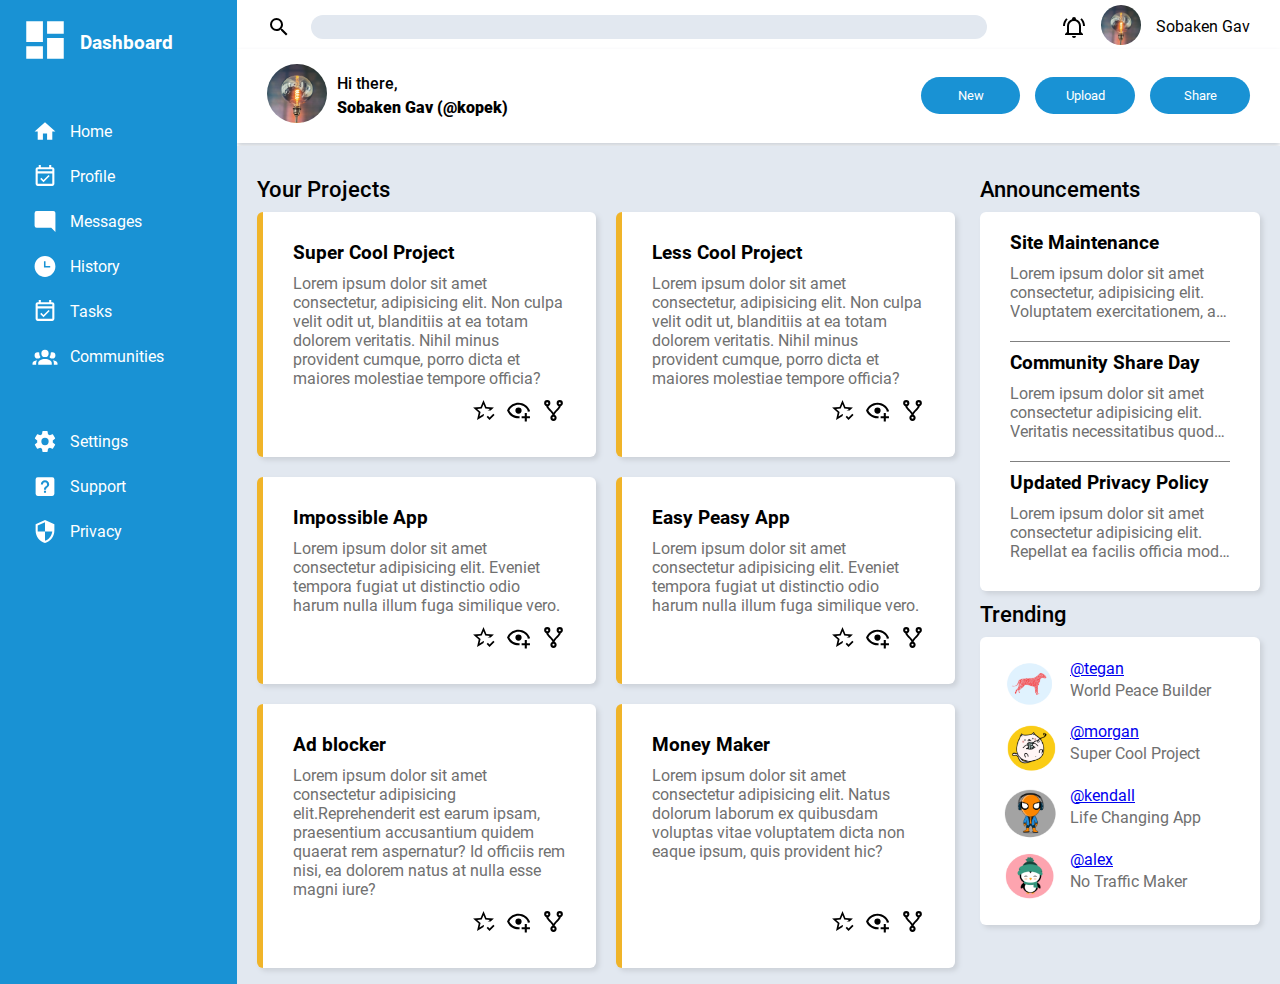
<file: index.html>
<!DOCTYPE html>
<html lang="en">
<head>
    <meta charset="UTF-8">
    <meta http-equiv="X-UA-Compatible" content="IE=edge">
    <meta name="viewport" content="width=device-width, initial-scale=1.0">
    <script src="js.js" defer></script>
    <link rel="stylesheet" href="./style.css">
    <link rel="stylesheet" href="./fonts/Roboto/fonts.css">
    <title>Admin Dashboard</title>
</head>
<body>
    <div class="container">
        <div class="header">
            <div class="nav-top">
                <form class="searchbar" action="" method="get">
                    <label for="search"> <img src="./images/magnify.svg" alt="search"></label>
                    <input type="search" name="search" id="search">
                </form>
                <div class="profile">
                    <div class="icon"><img src="./images/bell-ring-outline.svg" alt="ring"></div>
                    <div class="avatar"><img src="./images/avatar.png" alt="avatar"></div>
                    <div class="name">Sobaken Gav</div>
                </div>
            </div>
            <div class="greetings">
                <div class="greet">
                    <div class="avatar-2"><img src="./images/avatar.png" alt="avatar"></div>
                    <div class="name-2">
                        <p>Hi there,</p>
                        <p>Sobaken Gav (@kopek)</p>
                    </div>
                </div>
                <div class="buttons">
                    <button type="button" class="top-nav-btn">New</button>
                    <button type="button" class="top-nav-btn">Upload</button>
                    <button type="button" class="top-nav-btn">Share</button>
                </div>
            </div>
        </div>
        <div class="sidebar">
            <div class="logo">
                <div class="icon-logo"><img src="./images/view-dashboard.svg" alt="dashboard" class="filter-white"></div>
                <div class="name-logo">Dashboard</div>
            </div>
            <nav>
                <ul class="nav-links">
                    <li>
                        <a href="#"><img src="./images/home.svg" class="filter-white"><span>Home</span></a>
                    </li>
                    <li>
                        <a href="#"><img src="./images/calendar-check-outline.svg" class="filter-white"><span>Profile</span></a>
                    </li>
                    <li>
                        <a href="#"><img src="./images/message-reply.svg" class="filter-white"><span>Messages</span></a>
                    </li>
                    <li>
                        <a href="#"><img src="./images/clock-time-three.svg" class="filter-white"><span>History</span></a>
                    </li>
                    <li>
                        <a href="#"><img src="./images/calendar-check-outline.svg" class="filter-white"><span>Tasks</span></a>
                    </li>
                    <li>
                        <a href="#"><img src="./images/account-group.svg" class="filter-white"><span>Communities</span></a>
                    </li>
                </ul>
                <ul class="nav-settings">
                    <li>
                        <a href="#"><img src="./images/settings.svg" class="filter-white"><span>Settings</span></a>
                    </li>
                    <li>
                        <a href="#"><img src="./images/help-box.svg" class="filter-white"><span>Support</span></a>
                    </li>
                    <li>
                        <a href="#"><img src="./images/security.svg" class="filter-white"><span>Privacy</span></a>
                    </li>
                </ul>
            </nav>
        </div>
        <div class="main-content">
            <div class="content-block content-block1">
                <h2>Your Projects</h2>
                <div class="content-items">
                    <div class="content-item content-item-1">
                        <div>
                            <h3>Super Cool Project</h3>
                            <p>Lorem ipsum dolor sit amet consectetur, adipisicing elit. Non culpa velit odit ut, blanditiis at ea totam dolorem veritatis. Nihil minus provident cumque, porro dicta et maiores molestiae tempore officia?</p>
                        </div>
                        <div class="content-item-buttons">
                        <ul>
                            <li><img src="./images/star-check-outline.svg" alt="star"></li>
                            <li><img src="./images/eye-plus-outline.svg" alt="eye"></li>
                            <li><img src="./images/source-fork.svg" alt="fork"></li>
                        </ul>
                        </div>
                    </div>
                    <div class="content-item content-item-2">
                        <div>
                            <h3>Less Cool Project</h3>
                            <p>Lorem ipsum dolor sit amet consectetur, adipisicing elit. Non culpa velit odit ut, blanditiis at ea totam dolorem veritatis. Nihil minus provident cumque, porro dicta et maiores molestiae tempore officia?</p>
                        </div>
                        <div class="content-item-buttons">
                            <ul>
                                <li><img src="./images/star-check-outline.svg" alt="star"></li>
                                <li><img src="./images/eye-plus-outline.svg" alt="eye"></li>
                                <li><img src="./images/source-fork.svg" alt="fork"></li>
                            </ul>
                        </div>
                    </div>
                    <div class="content-item content-item-3">
                        <div>
                            <h3>Impossible App</h3>
                            <p>Lorem ipsum dolor sit amet consectetur adipisicing elit. Eveniet tempora fugiat ut distinctio odio harum nulla illum fuga similique vero.</p>
                        </div>
                        <div class="content-item-buttons">
                        <ul>
                            <li><img src="./images/star-check-outline.svg" alt="star"></li>
                            <li><img src="./images/eye-plus-outline.svg" alt="eye"></li>
                            <li><img src="./images/source-fork.svg" alt="fork"></li>
                        </ul>
                        </div>
                    </div>
                    <div class="content-item content-item-4">
                        <div>
                            <h3>Easy Peasy App</h3>
                            <p>Lorem ipsum dolor sit amet consectetur adipisicing elit. Eveniet tempora fugiat ut distinctio odio harum nulla illum fuga similique vero.</p>
                        </div>
                        <div class="content-item-buttons">
                            <ul>
                                <li><img src="./images/star-check-outline.svg" alt="star"></li>
                                <li><img src="./images/eye-plus-outline.svg" alt="eye"></li>
                                <li><img src="./images/source-fork.svg" alt="fork"></li>
                            </ul>
                        </div>
                    </div>
                    <div class="content-item content-item-5">
                        <div>
                            <h3>Ad blocker</h3>
                            <p>Lorem ipsum dolor sit amet consectetur adipisicing elit.Reprehenderit est earum ipsam, praesentium accusantium quidem quaerat rem aspernatur? Id officiis rem nisi, ea dolorem natus at nulla esse magni iure?</p>
                        </div>
                        <div class="content-item-buttons">
                            <ul>
                                <li><img src="./images/star-check-outline.svg" alt="star"></li>
                                <li><img src="./images/eye-plus-outline.svg" alt="eye"></li>
                                <li><img src="./images/source-fork.svg" alt="fork"></li>
                            </ul>
                        </div>
                    </div>
                    <div class="content-item content-item-6">
                        <div>
                            <h3>Money Maker</h3>
                            <p>Lorem ipsum dolor sit amet consectetur adipisicing elit. Natus dolorum laborum ex quibusdam voluptas vitae voluptatem dicta non eaque ipsum, quis provident hic?</p>
                        </div>
                        <div class="content-item-buttons">
                            <ul>
                                <li><img src="./images/star-check-outline.svg" alt="star"></li>
                                <li><img src="./images/eye-plus-outline.svg" alt="eye"></li>
                                <li><img src="./images/source-fork.svg" alt="fork"></li>
                            </ul>
                        </div>
                    </div>
                </div>
            </div>
        <div class="content-block content-block2">
            <h2>Announcements</h2>
            <div class="ann-content">
                <div class="ann-item ann-item-1">
                    <h3>Site Maintenance</h3>
                    <p>Lorem ipsum dolor sit amet consectetur, adipisicing elit. Voluptatem exercitationem, at ex ipsa quibusdam optio quos natus tempora consectetur eius deserunt debitis harum nesciunt distinctio nihil porro excepturi nostrum modi?</p>
                </div>
                <div class="ann-item ann-item-2">
                    <h3>Community Share Day</h3>
                    <p>Lorem ipsum dolor sit amet consectetur adipisicing elit. Veritatis necessitatibus quod accusantium, quae possimus dolores est quos ipsum nam rerum exercitationem aspernatur, repudiandae error sed vero tempore nesciunt ex voluptatibus?</p>
                </div>
                <div class="ann-item ann-item-3">
                    <h3>Updated Privacy Policy</h3>
                    <p>Lorem ipsum dolor sit amet consectetur adipisicing elit. Repellat ea facilis officia modi at sapiente, doloribus quam odio corrupti, ducimus doloremque, molestiae dolore omnis consectetur quidem veritatis laboriosam? Rerum, aliquid.</p>
                </div>
            </div>
        </div>
        <div class="content-block content-block3">
            <h2>Trending</h2>
            <div class="trend-content">
                <div class="trend-item trend-item-1">
                    <img src="./images/Screenshot_1.png" alt="av1">
                    <p><a href="#">@tegan</a>World Peace Builder</p>
                </div>
                <div class="trend-item trend-item-2">
                    <img src="./images/Screenshot_2.png" alt="av2">
                    <p><a href="#">@morgan</a>Super Cool Project</p>
                </div>
                <div class="trend-item trend-item-3">
                    <img src="./images/Screenshot_3.png" alt="av3">
                    <p><a href="#">@kendall</a>Life Changing App</p>
                </div>
                <div class="trend-item trend-item-4">
                    <img src="./images/Screenshot_4.png" alt="av4">
                    <p><a href="#">@alex</a>No Traffic Maker</p>
                </div>
            </div>
        </div>
    </div>
</body>
</html>
</file>
<file: style.css>
:root {
    --bg-cl-main: #e2e8f0;
    --blue-cl: #1992d4;
    --orang-cl: #f0b429;
    --main-font: 'Roboto', sans-serif;
    --p-main-clr: #707070;
}

*, 
*::before,
*::after {
    box-sizing: border-box;
    /* outline: 1px solid lightblue; */
    font-family: var(--main-font);
}

body {
    margin: 0;
}

.container {
    display: grid;
    grid-template-columns: auto 1fr;
    grid-template-rows: auto 1fr;
    height: 100vh;
}

.header {
    display: grid;
    grid-template: 1fr 2fr/ 1fr;
    grid-column: 2 / 3;
}

.nav-top {
    display: grid;
    grid-template-columns: 1fr auto;
    row-gap: 1em;
    margin-top: 5px;
}

.nav-top > .searchbar {
    margin: 0 0 0 30px;
    display: grid;
    grid-template-columns: auto 1fr;
    gap: 20px;
    align-items: center;

}

.searchbar > input {
    padding-left: 0.5rem;
    appearance: none;
    width: 90%;
    height: 1.5rem;
    border: none;
    outline: none;
    border-radius: 20px;
    background-color: var(--bg-cl-main);
}

.nav-top > .profile {
    margin: 0 30px 0 0;
    display: grid;
    grid-template-columns: auto auto auto;
    gap: 15px;
    align-items: center;
}

.avatar > img {
    width: 40px;
    border-radius: 50%;
}

.avatar-2 > img {
    width: 60px;
    border-radius: 50%;
}

.searchbar > label {
    width: 1.5rem;
    height: 1.5rem;
}

.icon {
    width: 1.5rem;
    height: 1.5rem;
}
/* second section */

.greetings {
    display: grid;
    grid-template-columns: 1fr auto;
    box-shadow: 0px 3px 5px 0px rgba(204,209,216,1);
    margin: 0 0 3px;

}

.greet {
    display: grid;
    grid-template-columns: auto 1fr;
    align-items: center;
    column-gap: 10px;
    margin-left: 30px;
} 

.buttons {
    display: grid;
    grid-template-columns: repeat(3, 1fr);
    column-gap: 15px;
    align-items: center;
    margin-right: 30px;
}

.top-nav-btn {
    display: block;
    appearance: none;
    border: none;
    border-radius: 30px;
    background-color: var(--blue-cl);
    color: white;
    padding: 0.7rem 1.9rem;
}

.name-2 > p {
    margin: 0;
    padding: 0;
}

.name-2 > p:nth-child(1) {
    font-weight: 500;
    padding: 0 0 5px 0;
}

.name-2 > p:nth-child(2) {
    font-weight: 900;
}

/* nav section */

.filter-white {
    filter: invert(100%) 
    sepia(0%) 
    saturate(8%) 
    hue-rotate(85deg) 
    brightness(104%) 
    contrast(100%);
}

.sidebar {
    display: grid;
    background-color: var(--blue-cl);
    grid-area: 1 / 1 / 3 / 1;
    padding: 15px 5vw 0 20px;
    align-content: start;
    gap: 50px;
}

.sidebar :is(ul, li, a) {
    appearance: none;
    list-style-type: none;
    margin: 0;
    padding: 0;
    text-decoration: none;
    color: white;

}

.sidebar a > img {
    width: 50px;
    height: 25px;
}

.logo img {
    width: 50px;
}

.logo {
    display: grid;
    grid-template-columns: auto 1fr;
    gap: 10px;
    align-items: center;
}

.name-logo {
    color: white;
    font-size: 1.2rem;
    font-weight: 700;
}

.nav-links,
.nav-settings {
    display: grid;
    gap: 20px;
}

.nav-links a,
.nav-settings a {
    display: contents;
}
.nav-links > li,
.nav-settings > li {
    display: grid;
    grid-template-columns: auto auto;
    align-items: center;
    justify-content: start;
}

nav .nav-links {
    margin-bottom: 60px;
}


/* content */

.main-content {
    display: grid;
    grid-template: repeat(4, auto) / 3fr minmax(280px, 1fr);
    background-color: var(--bg-cl-main);
    padding: 20px 20px 0 20px;
    column-gap: 25px;
}

.main-content p {
    color: var(--p-main-clr);
}

.main-content h2 {
    padding: 0;
    margin: 10px 0 10px;
    font-size: 1.4rem;
    font-weight: 500;
}

.content-block1 {
    display: grid;
    grid-area: 1 / 1 / 5 / 2;
    align-content: start;
    margin-bottom: 1rem;
}

.content-items {
    display: grid;
    grid-template-columns: repeat(auto-fit, minmax(250px, 1fr));
    gap: 20px;
}

.content-item {
    background-color: white;
    display: grid;
    border-left: 6px solid var(--orang-cl);
    padding: 30px;
    border-radius: 6px;
    align-content: space-between;
    min-height: 200px;
    box-shadow: 3px 3px 5px 0px rgba(204,209,216,1);
}

.content-block :is(p, h3) {
    padding: 0;
    margin: 0 0 10px 0;
}

.content-item-buttons {
    align-content: end;
}

.content-item-buttons > ul {
    display: grid;
    grid-auto-flow: column;
    justify-content: end;    
    gap: 10px;
    list-style-type: none;
    margin: 0;
    padding: 0;
}

.content-item-buttons img {
    width: 25px;
}

/* main content part right side */

.ann-content {
    background-color: white;
    border-radius: 6px;
    padding: 20px 30px;
    display: grid;
    box-shadow: 3px 3px 5px 0px rgba(204,209,216,1);
}

.ann-item p {
    overflow: hidden;
    display: -webkit-box;
    -webkit-box-orient: vertical;
    -webkit-line-clamp: 3;
}

.ann-content div:nth-of-type(-n + 2){
    padding-bottom: 10px;
    margin-bottom: 10px;
    border-bottom: 1px solid gray;
}


.trend-content {
    display: grid;
    background-color: white;
    border-radius: 6px;
    padding: 20px 20px;
    gap: 5px;
    box-shadow: 3px 3px 5px 0px rgba(204,209,216,1);
}

.trend-content a {
    display: block;
}

.trend-content img {
    width: 60px;
    border-radius: 50%;
}

.trend-item {
    display: grid;
    grid-template-columns: auto auto;
    justify-content: start;
    align-items: center;
    gap: 10px;
    line-height: 1.4rem;
}

@media screen and (max-width: 1200px) {
    .sidebar {
        padding: 15px 5px 0;
        justify-items: center;
    }
    .sidebar span {
        display: none;
    }
    .name-logo {
        display: none;
        justify-items: center;
    }
    .logo {
        width: 54px;
        gap: 0;
    }
}

@media screen and (max-width: 800px) {
    .buttons {
        margin: 0 5px 10px 0;
        gap: 5px;
    }
    .top-nav-btn {
        padding: 10px;
    }
    .main-content {
        grid-template-columns: 1fr;
    }
    .trend-content {
        grid-template-columns: repeat(auto-fit, minmax(200px, 1fr));
        margin-bottom: 15px;
    }
}
@media screen and (max-width: 600px) {


}

@media screen and (max-width: 500px) {
    .buttons {
        display: grid;
        grid-template: 1fr 1fr 1fr / 50px;        
        margin: 0 5px 10px 0;
        gap: 5px;
        margin-right: 10px;
        justify-content: end;
    }
    .top-nav-btn {
        padding: 5px;
    }
    .name {
        display: none;
    }
    .nav-top > .profile {
        gap: 5px;
        margin: 0 5px 0 0;
    }
    .nav-top > .searchbar {
        margin-left: 5px;
        gap: 5px;
    }
    .profile > .icon {
        display: none;
    }
    .greetings {
        grid-template-columns: auto auto;
    }
    .greet {
        margin: 0 0 0 5px;
    }
}
</file>
<file: fonts/Roboto/fonts.css>
@font-face {
    font-family: 'Roboto';
    src: url('Roboto-MediumItalic.woff2') format('woff2'),
        url('Roboto-MediumItalic.woff') format('woff'),
        url('Roboto-MediumItalic.ttf') format('truetype');
    font-weight: 500;
    font-style: italic;
    font-display: swap;
}

@font-face {
    font-family: 'Roboto';
    src: url('Roboto-LightItalic.woff2') format('woff2'),
        url('Roboto-LightItalic.woff') format('woff'),
        url('Roboto-LightItalic.ttf') format('truetype');
    font-weight: 300;
    font-style: italic;
    font-display: swap;
}

@font-face {
    font-family: 'Roboto';
    src: url('Roboto-Medium.woff2') format('woff2'),
        url('Roboto-Medium.woff') format('woff'),
        url('Roboto-Medium.ttf') format('truetype');
    font-weight: 500;
    font-style: normal;
    font-display: swap;
}

@font-face {
    font-family: 'Roboto';
    src: url('Roboto-Black.woff2') format('woff2'),
        url('Roboto-Black.woff') format('woff'),
        url('Roboto-Black.ttf') format('truetype');
    font-weight: 900;
    font-style: normal;
    font-display: swap;
}

@font-face {
    font-family: 'Roboto';
    src: url('Roboto-Italic.woff2') format('woff2'),
        url('Roboto-Italic.woff') format('woff'),
        url('Roboto-Italic.ttf') format('truetype');
    font-weight: normal;
    font-style: italic;
    font-display: swap;
}

@font-face {
    font-family: 'Roboto';
    src: url('Roboto-Bold.woff2') format('woff2'),
        url('Roboto-Bold.woff') format('woff'),
        url('Roboto-Bold.ttf') format('truetype');
    font-weight: bold;
    font-style: normal;
    font-display: swap;
}

@font-face {
    font-family: 'Roboto';
    src: url('Roboto-BlackItalic.woff2') format('woff2'),
        url('Roboto-BlackItalic.woff') format('woff'),
        url('Roboto-BlackItalic.ttf') format('truetype');
    font-weight: 900;
    font-style: italic;
    font-display: swap;
}

@font-face {
    font-family: 'Roboto';
    src: url('Roboto-BoldItalic.woff2') format('woff2'),
        url('Roboto-BoldItalic.woff') format('woff'),
        url('Roboto-BoldItalic.ttf') format('truetype');
    font-weight: bold;
    font-style: italic;
    font-display: swap;
}

@font-face {
    font-family: 'Roboto';
    src: url('Roboto-Light.woff2') format('woff2'),
        url('Roboto-Light.woff') format('woff'),
        url('Roboto-Light.ttf') format('truetype');
    font-weight: 300;
    font-style: normal;
    font-display: swap;
}

@font-face {
    font-family: 'Roboto';
    src: url('Roboto-Regular.woff2') format('woff2'),
        url('Roboto-Regular.woff') format('woff'),
        url('Roboto-Regular.ttf') format('truetype');
    font-weight: normal;
    font-style: normal;
    font-display: swap;
}

@font-face {
    font-family: 'Roboto';
    src: url('Roboto-ThinItalic.woff2') format('woff2'),
        url('Roboto-ThinItalic.woff') format('woff'),
        url('Roboto-ThinItalic.ttf') format('truetype');
    font-weight: 100;
    font-style: italic;
    font-display: swap;
}

@font-face {
    font-family: 'Roboto';
    src: url('Roboto-Thin.woff2') format('woff2'),
        url('Roboto-Thin.woff') format('woff'),
        url('Roboto-Thin.ttf') format('truetype');
    font-weight: 100;
    font-style: normal;
    font-display: swap;
}
</file>
